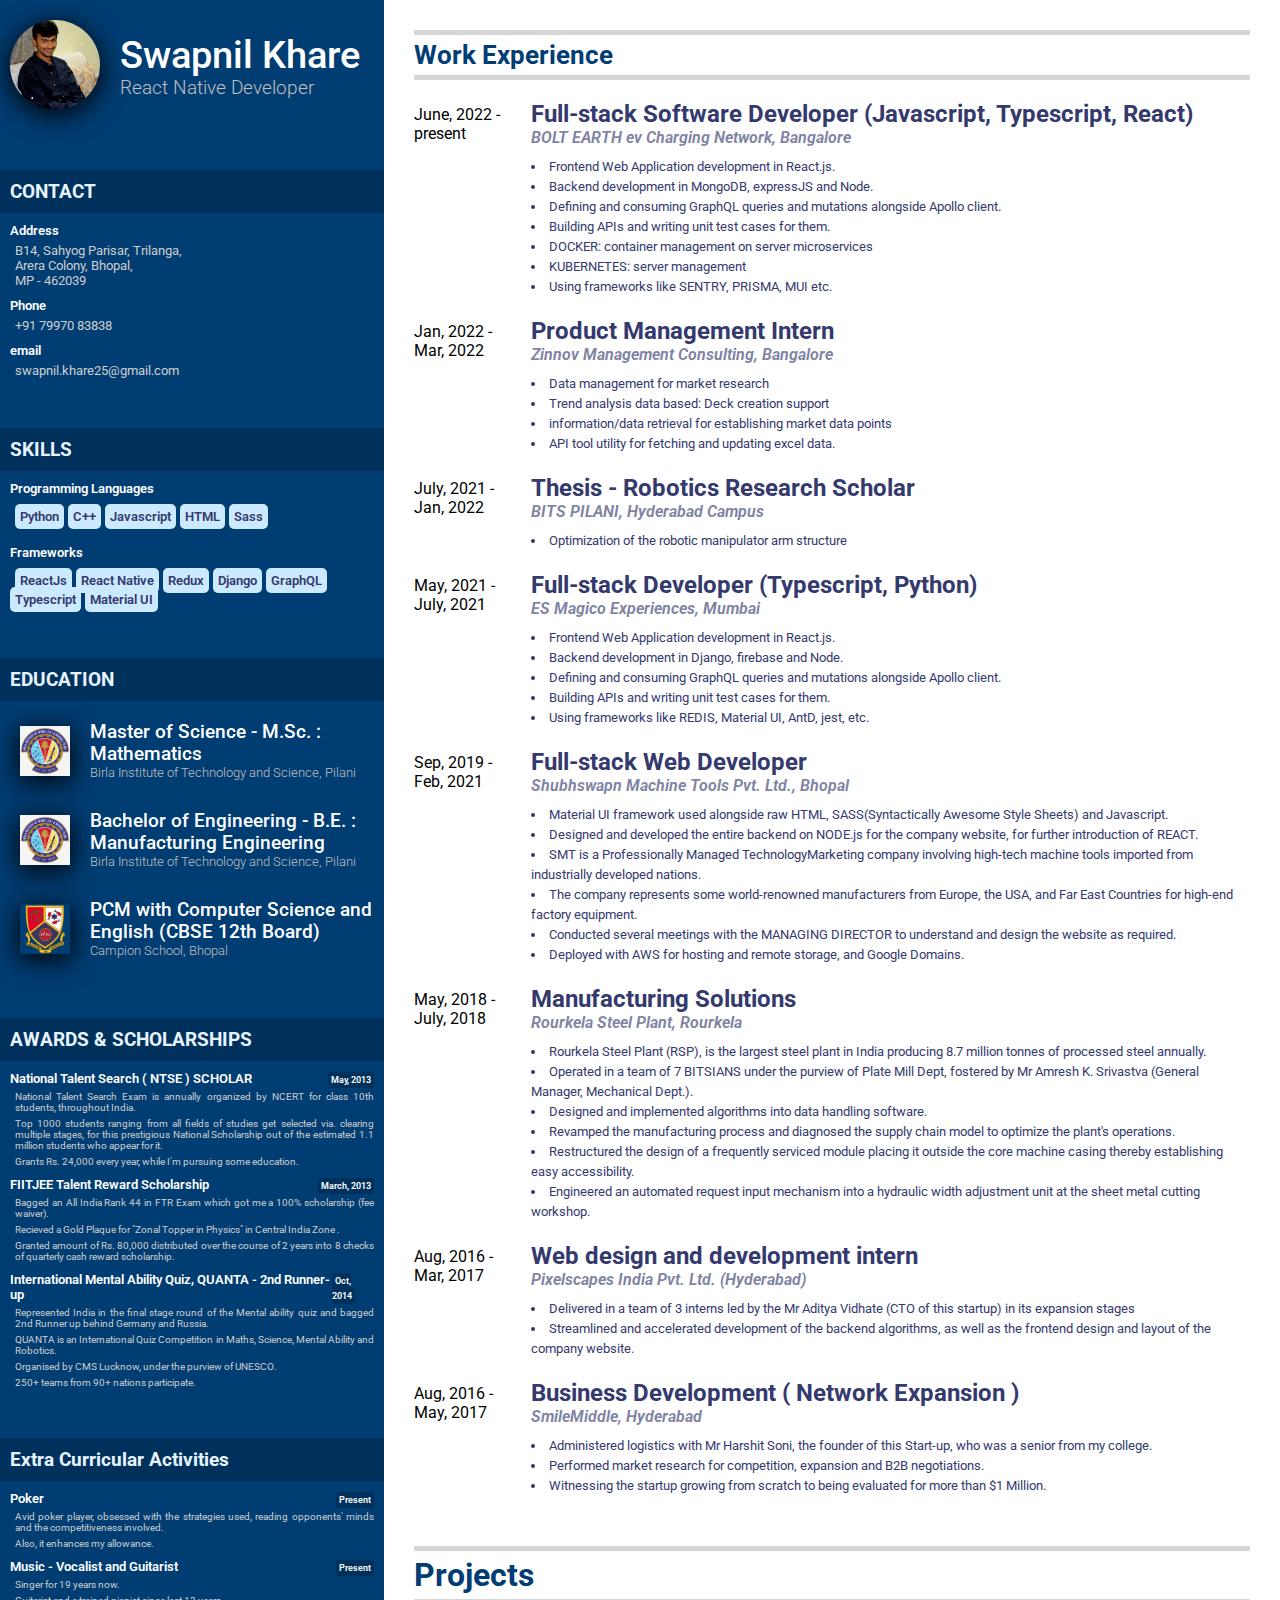
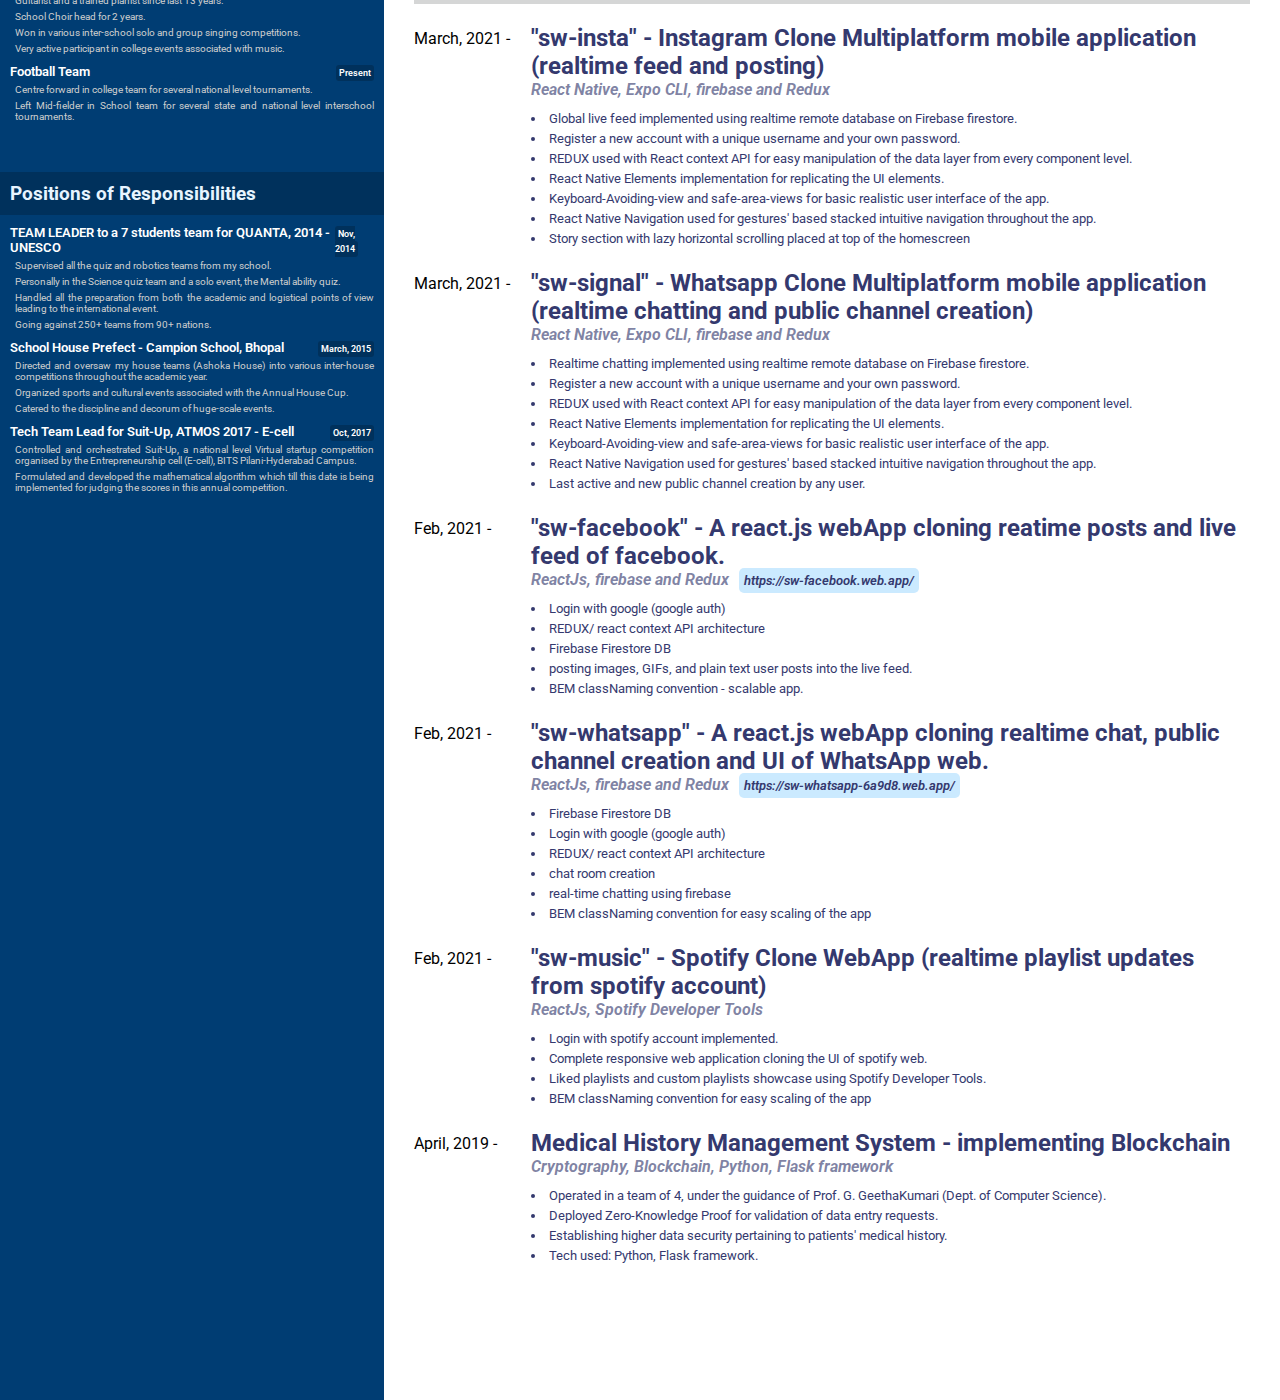
<file: index.html>
<!DOCTYPE html>
<html lang="en">
<head>
    <meta charset="UTF-8">
    <meta http-equiv="X-UA-Compatible" content="IE=edge">
    <meta name="viewport" content="width=device-width, initial-scale=1.0">
    <title>Swapnil's Resume</title>
    <link rel="stylesheet" href="./test.css">
    <link rel="preconnect" href="https://fonts.gstatic.com">
    <link href="https://fonts.googleapis.com/css2?family=Roboto:ital,wght@0,100;0,300;0,400;0,500;0,700;0,900;1,100;1,300;1,400;1,500;1,700;1,900&display=swap" rel="stylesheet">
</head>
<body>
    <div class="body">
        <div class="sidebar">
            <div class="sidebar__header">
                <img src="./pp.jpg" alt="" class="sidebarHeader__img">
                <div class="sidebarHeader__info">
                    <h3 class="sidebarHeader__title main__title">Swapnil Khare</h3>
                    <h3 class="sidebarHeader__subtitle main__subtitle">React Native Developer</h3>
                </div>
            </div>
            <div class="sidebar__sub">
                <div class="sidebarSub__header">
                    <h5>CONTACT</h5>
                </div>
                <div class="sidebarSub__body">
                    <div>
                        <p class="sidebarSub__bodyTitle">Address</p>
                        <p class="sidebarSub__bodyInfo contact__info">B14, Sahyog Parisar, Trilanga,<br> Arera Colony, Bhopal,<br> MP - 462039</p>
                    </div>
                    <div>
                        <p class="sidebarSub__bodyTitle">Phone</p>
                        <p class="sidebarSub__bodyInfo contact__info">+91 79970 83838</p>
                        <p class="sidebarSub__bodyTitle">email</p>
                        <p class="sidebarSub__bodyInfo contact__info">swapnil.khare25@gmail.com</p>
                        <!-- <p class="sidebarSub__bodyInfo">f20160541@hyderabad.bits-pilani.ac.in</p> -->
                    </div>
                </div>
            </div>
            <div class="sidebar__sub">
                <div class="sidebarSub__header">
                    <h5>SKILLS</h5>
                </div>
                <div class="sidebarSub__body">                
                    <p style="margin-bottom: 10px;" class="sidebarSub__bodyTitle">Programming Languages</p>
                    <span style="margin-left: 5px;" class="pills">Python</span>
                    <span class="pills">C++</span>
                    <span class="pills"> Javascript</span>
                    <span class="pills"> HTML</span>
                    <span class="pills">Sass</span>
                    <!-- <p class=">Python, C++, Javascript, HTML, Sass</p> -->
                
                    <p style="margin: 20px 0 10px 0;" class="sidebarSub__bodyTitle">Frameworks</p>
                    <span style="margin-left: 5px;" class="pills">ReactJs</span>
                    <span class="pills">React Native</span>
                    <span class="pills"> Redux</span>
                    <span class="pills"> Django</span>
                    <span class="pills"> GraphQL</span>
                    <span class="pills"> Typescript</span>
                    <span class="pills">Material UI</span>
                    <!-- <p class="sidebarSub__bodyInfo">ReactJs, React Native, Redux, Django, Material UI</p> -->
                    
                </div>
            </div>
            <div class="sidebar__sub">
                <div class="sidebarSub__header">
                    <h5>EDUCATION</h5>
                </div>
                <div class="sidebarSub__body">
                    <div class="sidebar__header">
                        <img src="./bitslogo.png" alt="" class="sidebarMedia__img">
                        <div class="sidebarHeader__info">
                            <h3 class="sidebarHeader__title">Master of Science - M.Sc. : <br> Mathematics</h3>
                            <h5 class="sidebarHeader__subtitle">Birla Institute of Technology and Science, Pilani</h5>
                        </div>
                    </div>
                    <div class="sidebar__header">
                        <img src="./bitslogo.png" alt="" class="sidebarMedia__img">
                        <div class="sidebarHeader__info">
                            <h3 class="sidebarHeader__title">Bachelor of Engineering - B.E. : <br> Manufacturing Engineering</h3>
                            <h5 class="sidebarHeader__subtitle">Birla Institute of Technology and Science, Pilani</h5>
                        </div>
                    </div>
                    <div class="sidebar__header">
                        <img src="./campionlogo.png" alt="" class="sidebarMedia__img">
                        <div class="sidebarHeader__info">
                            <h3 class="sidebarHeader__title">PCM with Computer Science and English (CBSE 12th Board)</h3>
                            <h5 class="sidebarHeader__subtitle">Campion School, Bhopal</h5>
                        </div>
                    </div>
                </div>
            </div>
            <div class="sidebar__sub">
                <div class="sidebarSub__header">
                    <h5>AWARDS & SCHOLARSHIPS</h5>
                </div>
                <div class="sidebarSub__body">
                    <div>
                        <div class="sidebarSub__bodyTitle" style="display: flex; align-items: center;">
                            <div><p>National Talent Search ( NTSE ) SCHOLAR</p></div>
                            <div class="date__pills"><span class="pills__sm">May, 2013</span></div>
                        </div>
                        <!-- <ul class="sidebarSub__bodyInfoList">
                            
                            <li class="sidebarSub__bodyInfoListItem">National Talent Search Exam is annually organized by NCERT for class 10th students, throughout India.</li>
                            <li class="sidebarSub__bodyInfoListItem">Top 1000 students ranging from all fields of studies get selected via. clearing multiple stages, for this prestigious National Scholarship out of the estimated 1.1 million students who appear for it.</li>
                            <li class="sidebarSub__bodyInfoListItem">Grants Rs. 24,000 every year, while I'm pursuing some education.</li>
                            
                        </ul> -->
                        <p class="sidebarSub__bodyInfo">National Talent Search Exam is annually organized by NCERT for class 10th students, throughout India.</p>
                        <p class="sidebarSub__bodyInfo">Top 1000 students ranging from all fields of studies get selected via. clearing multiple stages, for this prestigious National Scholarship out of the estimated 1.1 million students who appear for it.</p>
                        <p class="sidebarSub__bodyInfo">Grants Rs. 24,000 every year, while I'm pursuing some education.</p>
                    </div>
                    <div>
                        <div class="sidebarSub__bodyTitle" style="display: flex; align-items: center">
                            <div><p>FIITJEE Talent Reward Scholarship</p></div>
                            <div class="date__pills"><span class="pills__sm">March, 2013</span></div>
                        </div>
                        <!-- <p class="sidebarSub__bodyTitle">FIITJEE Talent Reward</p><span class="pills">March, 2013</span> -->
                        <p class="sidebarSub__bodyInfo">Bagged an All India Rank 44 in FTR Exam which got me a 100% scholarship (fee waiver).</p>
                        <p class="sidebarSub__bodyInfo">Recieved a Gold Plaque for "Zonal Topper in Physics" in Central India Zone .</p>
                        <p class="sidebarSub__bodyInfo">Granted amount of Rs. 80,000 distributed over the course of 2 years into 8 checks of quarterly cash reward scholarship.</p>
                    </div>
                    <div>
                        <div class="sidebarSub__bodyTitle" style="display: flex; align-items: center">
                            <div><p>International Mental Ability Quiz, QUANTA - 2nd Runner-up</p></div>
                            <div class="date__pills"><span class="pills__sm">Oct, 2014</span></div>
                        </div>
                        <!-- <p class="sidebarSub__bodyTitle">FIITJEE Talent Reward</p><span class="pills">March, 2013</span> -->
                        <p class="sidebarSub__bodyInfo">Represented India in the final stage round of the Mental ability quiz and bagged 2nd Runner up behind Germany and Russia.</p>
                        <p class="sidebarSub__bodyInfo">QUANTA is an International Quiz Competition in Maths, Science, Mental Ability and Robotics.</p>
                        <p class="sidebarSub__bodyInfo">Organised by CMS Lucknow, under the purview of UNESCO.</p>
                        <p class="sidebarSub__bodyInfo">250+ teams from 90+ nations participate.</p>
                    </div>
                </div>
                
            </div>

            <div class="sidebar__sub">
                <div class="sidebarSub__header">
                    <h5>Extra Curricular Activities</h5>
                </div>
                <div class="sidebarSub__body">
                    <div>
                        <div class="sidebarSub__bodyTitle" style="display: flex; align-items: center;">
                            <div><p>Poker</p></div>
                            <div class="date__pills"><span class="pills__sm">Present</span></div>
                        </div>
                        
                        <p class="sidebarSub__bodyInfo">Avid poker player, obsessed with the strategies used, reading opponents' minds and the competitiveness involved.</p>
                        <p class="sidebarSub__bodyInfo">Also, it enhances my allowance.</p>
                    </div>
                    <div>
                        <div class="sidebarSub__bodyTitle" style="display: flex; align-items: center;">
                            <div><p>Music - Vocalist and Guitarist</p></div>
                            <div class="date__pills"><span class="pills__sm">Present</span></div>
                        </div>
                        
                        <p class="sidebarSub__bodyInfo">Singer for 19 years now.</p>
                        <p class="sidebarSub__bodyInfo">Guitarist and a trained pianist since last 13 years.</p>
                        <p class="sidebarSub__bodyInfo">School Choir head for 2 years.</p>
                        <p class="sidebarSub__bodyInfo">Won in various inter-school solo and group singing competitions.</p>
                        <p class="sidebarSub__bodyInfo">Very active participant in college events associated with music.</p>
                    </div>
                    <div>
                        <div class="sidebarSub__bodyTitle" style="display: flex; align-items: center;">
                            <div><p>Football Team</p></div>
                            <div class="date__pills"><span class="pills__sm">Present</span></div>
                        </div>
                        
                        <p class="sidebarSub__bodyInfo">Centre forward in college team for several national level tournaments.</p>
                        <p class="sidebarSub__bodyInfo">Left Mid-fielder in School team for several state and national level interschool tournaments.</p>
                    </div>
                </div>
                
            </div>

            <div class="sidebar__sub">
                <div class="sidebarSub__header">
                    <h5>Positions of Responsibilities</h5>
                </div>
                <div class="sidebarSub__body">
                    <div>
                        <div class="sidebarSub__bodyTitle" style="display: flex; align-items: center;">
                            <div><p>TEAM LEADER to a 7 students team for QUANTA, 2014 - UNESCO</p></div>
                            <div class="date__pills"><span class="pills__sm">Nov, 2014</span></div>
                        </div>
                        
                        <p class="sidebarSub__bodyInfo">Supervised all the quiz and robotics teams from my school.</p>
                        <p class="sidebarSub__bodyInfo">Personally in the Science quiz team and a solo event, the Mental ability quiz.</p>
                        <p class="sidebarSub__bodyInfo">Handled all the preparation from both the academic and logistical points of view leading to the international event.</p>
                        <p class="sidebarSub__bodyInfo">Going against 250+ teams from 90+ nations.</p>
                    </div>
                    <div>
                        <div class="sidebarSub__bodyTitle" style="display: flex; align-items: center;">
                            <div><p>School House Prefect - Campion School, Bhopal</p></div>
                            <div class="date__pills"><span class="pills__sm">March, 2015</span></div>
                        </div>
                        
                        <p class="sidebarSub__bodyInfo">Directed and oversaw my house teams (Ashoka House) into various inter-house competitions throughout the academic year.</p>
                        <p class="sidebarSub__bodyInfo">Organized sports and cultural events associated with the Annual House Cup.</p>
                        <p class="sidebarSub__bodyInfo">Catered to the discipline and decorum of huge-scale events.</p>
                    </div>
                    <div>
                        <div class="sidebarSub__bodyTitle" style="display: flex; align-items: center;">
                            <div><p>Tech Team Lead for Suit-Up, ATMOS 2017 - E-cell</p></div>
                            <div class="date__pills"><span class="pills__sm">Oct, 2017</span></div>
                        </div>
                        
                        <p class="sidebarSub__bodyInfo">Controlled and orchestrated Suit-Up, a national level Virtual startup competition organised by the Entrepreneurship cell (E-cell), BITS Pilani-Hyderabad Campus.</p>
                        <p class="sidebarSub__bodyInfo">Formulated and developed the mathematical algorithm which till this date is being implemented for judging the scores in this annual competition.</p>
                    </div>
                </div>
                
            </div>
        </div>
        <div class="main">
            
            <div class="main__headings">
                <h1 class="mainHeadings__title">Work Experience</h1>
            </div>
            <div class="flex">
                <div class="mainSub__time">June, 2022 - <br>present</div>
                <div class="mainSub__desc">
                    <h2 class="mainSub__title">Full-stack Software Developer (Javascript, Typescript, React)</h2>
                    <h4 class="mainSub__subtitle">BOLT EARTH ev Charging Network, Bangalore</h4>
                    <ul class="mainSub__descList" style="list-style-position: inside;">
                        <li>Frontend Web Application development in React.js.</li>
                        <li>Backend development in MongoDB, expressJS and Node.</li>
                        <li>Defining and consuming GraphQL queries and mutations alongside Apollo client.</li>
                        <li>Building APIs and writing unit test cases for them.</li>
                        <li>DOCKER: container management on server microservices</li>
                        <li>KUBERNETES: server management</li>
                        <li>Using frameworks like SENTRY, PRISMA, MUI etc.</li>
                    </ul>
                </div>
            </div>
            <div class="flex">
                <div class="mainSub__time">Jan, 2022 - <br>Mar, 2022</div>
                <div class="mainSub__desc">
                    <h2 class="mainSub__title">Product Management Intern</h2>
                    <h4 class="mainSub__subtitle">Zinnov Management Consulting, Bangalore</h4>
                    <ul class="mainSub__descList" style="list-style-position: inside;">
                        <li>Data management for market research</li>
                        <li>Trend analysis data based: Deck creation support</li>
                        <li>information/data retrieval for establishing market data points</li>
                        <li>API tool utility for fetching and updating excel data.</li>
                    </ul>
                </div>
            </div>
            <div class="flex">
                <div class="mainSub__time">July, 2021 - <br>Jan, 2022</div>
                <div class="mainSub__desc">
                    <h2 class="mainSub__title">Thesis - Robotics Research Scholar</h2>
                    <h4 class="mainSub__subtitle">BITS PILANI, Hyderabad Campus</h4>
                    <ul class="mainSub__descList" style="list-style-position: inside;">
                        <li>Optimization of the robotic manipulator arm structure</li>
                    </ul>
                </div>
            </div>
             <div class="flex">
                <div class="mainSub__time">May, 2021 - <br>July, 2021</div>
                <div class="mainSub__desc">
                    <h2 class="mainSub__title">Full-stack Developer (Typescript, Python)</h2>
                    <h4 class="mainSub__subtitle">ES Magico Experiences, Mumbai</h4>
                    <ul class="mainSub__descList" style="list-style-position: inside;">
                        <li>Frontend Web Application development in React.js.</li>
                        <li>Backend development in Django, firebase and Node.</li>
                        <li>Defining and consuming GraphQL queries and mutations alongside Apollo client.</li>
                        <li>Building APIs and writing unit test cases for them.</li>
                        <li>Using frameworks like REDIS, Material UI, AntD, jest, etc.</li>
                    </ul>
                </div>
            </div>
            <div class="flex">
                <div class="mainSub__time">Sep, 2019 - <br>Feb, 2021</div>
                <div class="mainSub__desc">
                    <h2 class="mainSub__title">Full-stack Web Developer</h2>
                    <h4 class="mainSub__subtitle">Shubhswapn Machine Tools Pvt. Ltd., Bhopal</h4>
                    <ul class="mainSub__descList" style="list-style-position: inside;">
                        <li>Material UI framework used alongside raw HTML, SASS(Syntactically Awesome Style Sheets) and Javascript.</li>
                        <li>Designed and developed the entire backend on NODE.js for the company website, for further introduction of REACT.</li>
                        <li>SMT is a Professionally Managed TechnologyMarketing company involving high-tech machine tools imported from industrially developed nations.</li>
                        <li>The company represents some world-renowned manufacturers from Europe, the USA, and Far East Countries for high-end factory equipment.</li>
                        <li>Conducted several meetings with the MANAGING DIRECTOR to understand and design the website as required.</li>
                        <li>Deployed with AWS for hosting and remote storage, and Google Domains.</li>
                    </ul>
                </div>
            </div>
            <div class="flex">
                <div class="mainSub__time">May, 2018 - <br>July, 2018</div>
                <div class="mainSub__desc">
                    <h2 class="mainSub__title">Manufacturing Solutions</h2>
                    <h4 class="mainSub__subtitle">Rourkela Steel Plant, Rourkela</h4>
                    <ul class="mainSub__descList" style="list-style-position: inside;">
                        
                        <li>Rourkela Steel Plant (RSP), is the largest steel plant in India producing 8.7 million tonnes of processed steel annually.</li>
                        <li>Operated in a team of 7 BITSIANS under the purview of Plate Mill Dept, fostered by Mr Amresh K. Srivastva (General Manager, Mechanical Dept.).</li>
                        <li>Designed and implemented algorithms into data handling software.</li>
                        <li>Revamped the manufacturing process and diagnosed the supply chain model to optimize the plant's operations.</li>
                        <li>Restructured the design of a frequently serviced module placing it outside the core machine casing thereby establishing easy accessibility.</li>
                        <li>Engineered an automated request input mechanism into a hydraulic width adjustment unit at the sheet metal cutting workshop.</li>
                    </ul>
                </div>
            </div>
            <div class="flex">
                <div class="mainSub__time">Aug, 2016 - <br>Mar, 2017</div>
                <div class="mainSub__desc">
                    <h2 class="mainSub__title">Web design and development intern</h2>
                    <h4 class="mainSub__subtitle">Pixelscapes India Pvt. Ltd. (Hyderabad)</h4>
                    <ul class="mainSub__descList" style="list-style-position: inside;">
                        
                        <li>Delivered in a team of 3 interns led by the Mr Aditya Vidhate (CTO of this startup) in its expansion stages</li>
                        <li>Streamlined and accelerated development of the backend algorithms, as well as the frontend design and layout of the company website.</li>
                    </ul>
                </div>
            </div>
            <div class="flex">
                <div class="mainSub__time">Aug, 2016 - <br>May, 2017</div>
                <div class="mainSub__desc">
                    <h2 class="mainSub__title">Business Development ( Network Expansion )</h2>
                    <h4 class="mainSub__subtitle">SmileMiddle, Hyderabad</h4>
                    <ul class="mainSub__descList" style="list-style-position: inside;">
                        
                        <li>Administered logistics with Mr Harshit Soni, the founder of this Start-up,  who was a senior from my college.</li>
                        <li>Performed market research for competition, expansion and B2B negotiations.</li>
                        <li>Witnessing the startup growing from scratch to being evaluated for more than $1 Million.</li>
                    </ul>
                </div>
            </div>


            <div style="margin-top: 50px;" class="main__headings">
                <h1>Projects</h1>
            </div>


            <div class="flex">
                <div class="mainSub__time">March, 2021 - </div>
                <div class="mainSub__desc">
                    <h2 class="mainSub__title">"sw-insta" - Instagram Clone Multiplatform mobile application (realtime feed and posting)</h2>
                    <h4 class="mainSub__subtitle">React Native, Expo CLI, firebase and Redux</h4>
                    <ul class="mainSub__descList" style="list-style-position: inside;">
                        
                        <li>Global live feed implemented using realtime remote database on Firebase firestore.</li>
                        <li>Register a new account with a unique username and your own password.</li>
                        <li>REDUX used with React context API for easy manipulation of the data layer from every component level.</li>
                        <li>React Native Elements implementation for replicating the UI elements.</li>
                        <li>Keyboard-Avoiding-view and safe-area-views for basic realistic user interface of the app.</li>
                        <li>React Native Navigation used for gestures' based stacked intuitive navigation throughout the app.</li>
                        <li>Story section with lazy horizontal scrolling placed at top of the homescreen</li>
                    </ul>
                </div>
            </div>
            
            <div class="flex">
                <div class="mainSub__time">March, 2021 - </div>
                <div class="mainSub__desc">
                    <h2 class="mainSub__title">"sw-signal" - Whatsapp Clone Multiplatform mobile application (realtime chatting and public channel creation)</h2>
                    <h4 class="mainSub__subtitle">React Native, Expo CLI, firebase and Redux</h4>
                    <ul class="mainSub__descList" style="list-style-position: inside;">
                        
                        <li>Realtime chatting implemented using realtime remote database on Firebase firestore.</li>
                        <li>Register a new account with a unique username and your own password.</li>
                        <li>REDUX used with React context API for easy manipulation of the data layer from every component level.</li>
                        <li>React Native Elements implementation for replicating the UI elements.</li>
                        <li>Keyboard-Avoiding-view and safe-area-views for basic realistic user interface of the app.</li>
                        <li>React Native Navigation used for gestures' based stacked intuitive navigation throughout the app.</li>
                        <li>Last active and new public channel creation by any user.</li>
                    </ul>
                </div>
            </div>

            <div class="flex">
                <div class="mainSub__time">Feb, 2021 - </div>
                <div class="mainSub__desc">
                    <h2 class="mainSub__title">"sw-facebook" - A react.js webApp cloning reatime posts and live feed of facebook.</h2>
                    <h4 class="mainSub__subtitle">ReactJs, firebase and Redux<span style="margin-left: 10px;" class="pills">https://sw-facebook.web.app/</span></h4>
                    <ul class="mainSub__descList" style="list-style-position: inside;">
                        <li>Login with google (google auth)</li>
                        <li>REDUX/ react context API architecture</li>
                        <li>Firebase Firestore DB</li>
                        <li>posting images, GIFs, and plain text user posts into the live feed.</li>
                        <li>BEM classNaming convention - scalable app.</li>
                        
                    </ul>
                </div>
            </div>
            <div class="flex">
                <div class="mainSub__time">Feb, 2021 - </div>
                <div class="mainSub__desc">
                    <h2 class="mainSub__title">"sw-whatsapp" - A react.js webApp cloning realtime chat, public channel creation and UI of WhatsApp web.</h2>
                    <h4 class="mainSub__subtitle">ReactJs, firebase and Redux<span style="margin-left: 10px;" class="pills">https://sw-whatsapp-6a9d8.web.app/</span></h4>
                    <ul class="mainSub__descList" style="list-style-position: inside;">
                        <li>Firebase Firestore DB</li>
                        <li>Login with google (google auth)</li>
                        <li>REDUX/ react context API architecture</li>
                        <li>chat room creation</li>
                        <li>real-time chatting using firebase</li>
                        <li>BEM classNaming convention for easy scaling of the app</li>
                    </ul>
                </div>
            </div>
            <div class="flex">
                <div class="mainSub__time">Feb, 2021 - </div>
                <div class="mainSub__desc">
                    <h2 class="mainSub__title">"sw-music" - Spotify Clone WebApp (realtime playlist updates from spotify account)</h2>
                    <h4 class="mainSub__subtitle">ReactJs, Spotify Developer Tools</h4>
                    <ul class="mainSub__descList" style="list-style-position: inside;">
                        
                        <li>Login with spotify account implemented.</li>
                        <li>Complete responsive web application cloning the UI of spotify web.</li>
                        <li>Liked playlists and custom playlists showcase using Spotify Developer Tools.</li>
                        <!-- <li>Firebase</li> -->
                        <li>BEM classNaming convention for easy scaling of the app</li>
                        <!-- <li>fdgdfgdfg</li>
                        <li>fdgdfgdfg</li>
                        <li>fdgdfgdfg</li> -->
                    </ul>
                </div>
            </div>
            
            <div class="flex">
                <div class="mainSub__time">April, 2019 - </div>
                <div class="mainSub__desc">
                    <h2 class="mainSub__title">Medical History Management System - implementing Blockchain</h2>
                    <h4 class="mainSub__subtitle">Cryptography, Blockchain, Python, Flask framework</h4>
                    <ul class="mainSub__descList" style="list-style-position: inside;">
                        <li>Operated in a team of 4, under the guidance of Prof. G. GeethaKumari (Dept. of Computer Science).</li>
                        <li>Deployed Zero-Knowledge Proof for validation of data entry requests.</li>
                        <li>Establishing higher data security pertaining to patients' medical history.</li>
                        <li>Tech used: Python, Flask framework.</li>
                    </ul>
                </div>
            </div>
            
            

            
            
        </div>
    </div>
</body>
</html>
</file>
<file: test.css>
* {
    font-family: 'Roboto', sans-serif;
    padding: 0;
    margin: 0;
    box-sizing: border-box;
}



.body {
    /* width: 1000px; */
    height: 141.428571429vw;
    /* width: 1000px;
    height: 1414.28571429px; */
    background-color: #ffffff;
    display: -webkit-box;
    display: -ms-flexbox;
    display: flex;
}
  
.sidebar {
    width: 30%;
    height: 3000px;
    background-color: #003d73;
}

.main__title {
    font-size: 3vw;
}

/* .sidebarHeader__info {
    display: flex;
    flex-direction: column;
    align-items: baseline;
} */

.sidebarHeader__title {
    color: white;
    /* margin: 20px; */
    font-weight: 500;
    /* font-size: 30x; */
    /* font-size: xx-large; */
    margin-left: 20px;
}

.sidebarHeader__subtitle {
    color: rgb(194, 192, 192);
    margin-left: 20px;
    font-weight: 300;
    /* font-size: large; */
}

.sidebar__header {
    display: flex;
    align-items: center;
    padding: 10px;
    margin-top: 10px;
    /* height: 50px; */
    /* background-color: yellow; */
}

.sidebarHeader__img {
    width: 90px;
    height: 90px;
    border-radius: 45px;
    /* margin-left: 20px; */
    box-shadow: 0px 5px 25px 3px rgba(0, 0, 0, 0.824);
}

.sidebarMedia__img {
    width: 50px;
    height: 50px;
    /* margin-left: 20px; */
    box-shadow: 0px 5px 25px 3px rgba(0, 0, 0, 0.824);
}


.sidebar__sub {
    margin-top: 50px;
}

.sidebarSub__header {
    background-color: #00315c;
    padding: 10px 6px;
}

.sidebarSub__header > h5 {
    color: #e7f4ff;
    /* margin: 10px; */
    margin-left: 4px;
    font-size: larger;
}

.sidebarSub__bodyTitle {
    color: rgb(255, 255, 255);
    font-size: small;
    margin-top: 10px;
    margin-bottom: 2px;
    font-weight: 600;
    margin-bottom: 2px;
}

.sidebarSub__bodyInfo {
    color: rgb(206, 206, 206);
    font-size: x-small;
    margin-left: 5px;
    margin-top: 5px;
    margin-right: 10px;
    text-align: justify;
}

.sidebarSub__bodyInfoList {
    list-style-position: inside;
    list-style-type: square;
    margin-right: 10px;
    /* margin-left: 5px; */
    margin-top: 5px;
    color: rgb(206, 206, 206);
    font-size: x-small;
}


.sidebarSub__bodyInfoListItem {
    color: rgb(206, 206, 206);
    font-size: x-small;
}


.sidebarSub__body {
    padding-left: 10px;
    /* display: flex;
    align-items: center; */
}

.pills {
    /* background-color: rgb(53, 97, 143); */
    background-color: rgb(203, 234, 255);
    border-radius: 5px;
    padding: 5px;
    /* color: rgb(213, 233, 255); */
    color: #34396e;
    font-weight: 600;
    font-size: small;
    /* margin-top: 10px; */
}

.pills__sm {
    background-color: #00315c;
    border-radius: 3px;
    padding: 3px;
    color: rgb(255, 255, 255);
    font-size: xx-small;
}

.date__pills {
    margin-left: auto;
    margin-right: 10px;
    /* justify-self: flex-end; */
}

.main {
    padding: 30px;
    flex: 1;
}

.main__headings {
    color: #003d74;
    border-bottom: 5px solid #d5d6d6;
    border-top: 5px solid #d5d6d6;
    padding: 5px 0;
}

.flex {
    display: flex;
    /* background-color: yellow; */
}

.mainSub__time {
    padding-top: 25px;
    width: 110px;
}

.mainSub__desc {
    padding: 20px 0 0px 20px;
    color: #34396e;
    width: 100%;
}

.mainSub__subtitle {
    color: #34396ea0;
    font-style: italic;
}

.mainSub__descList {
    margin-top: 10px;
    font-size: small;
    line-height: 20px;
}

.mainHeadings__title {
    font-size: 2vw;
}

.contact__info {
    font-size: small;
}
</file>
